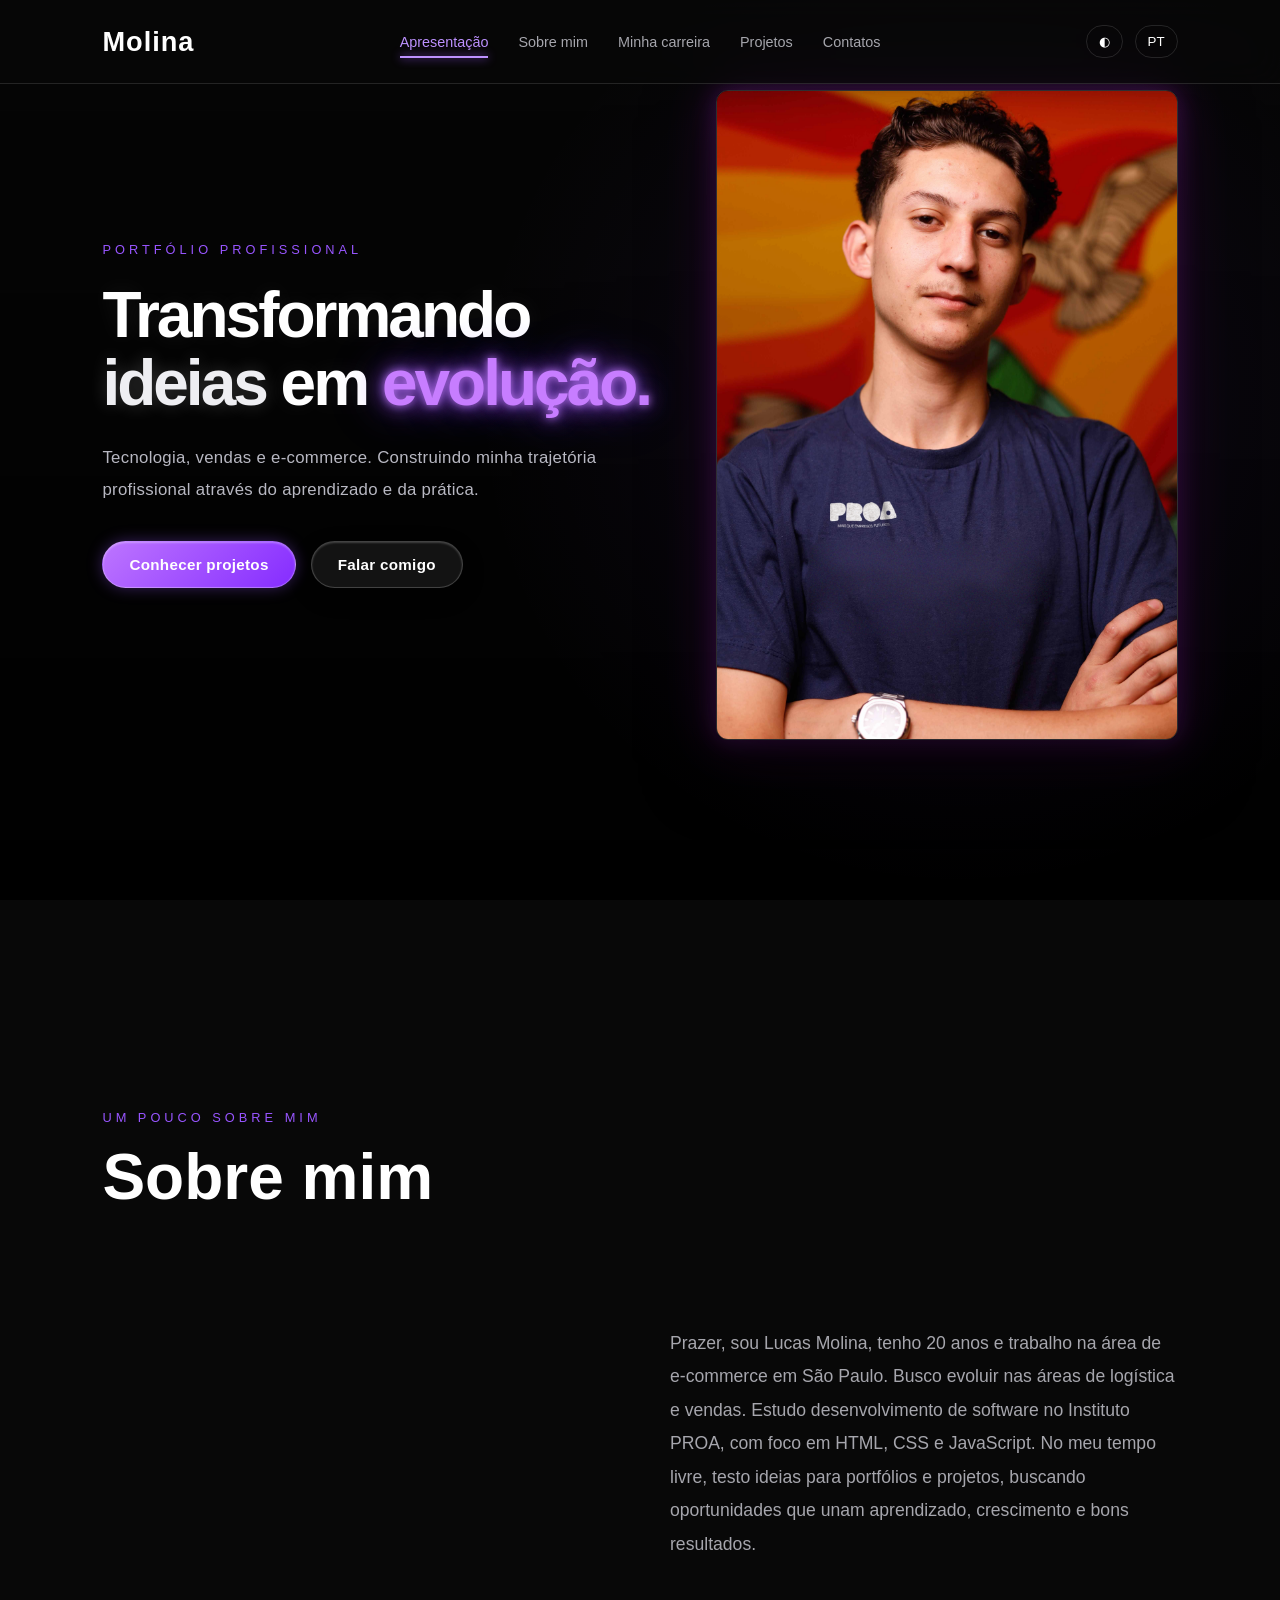
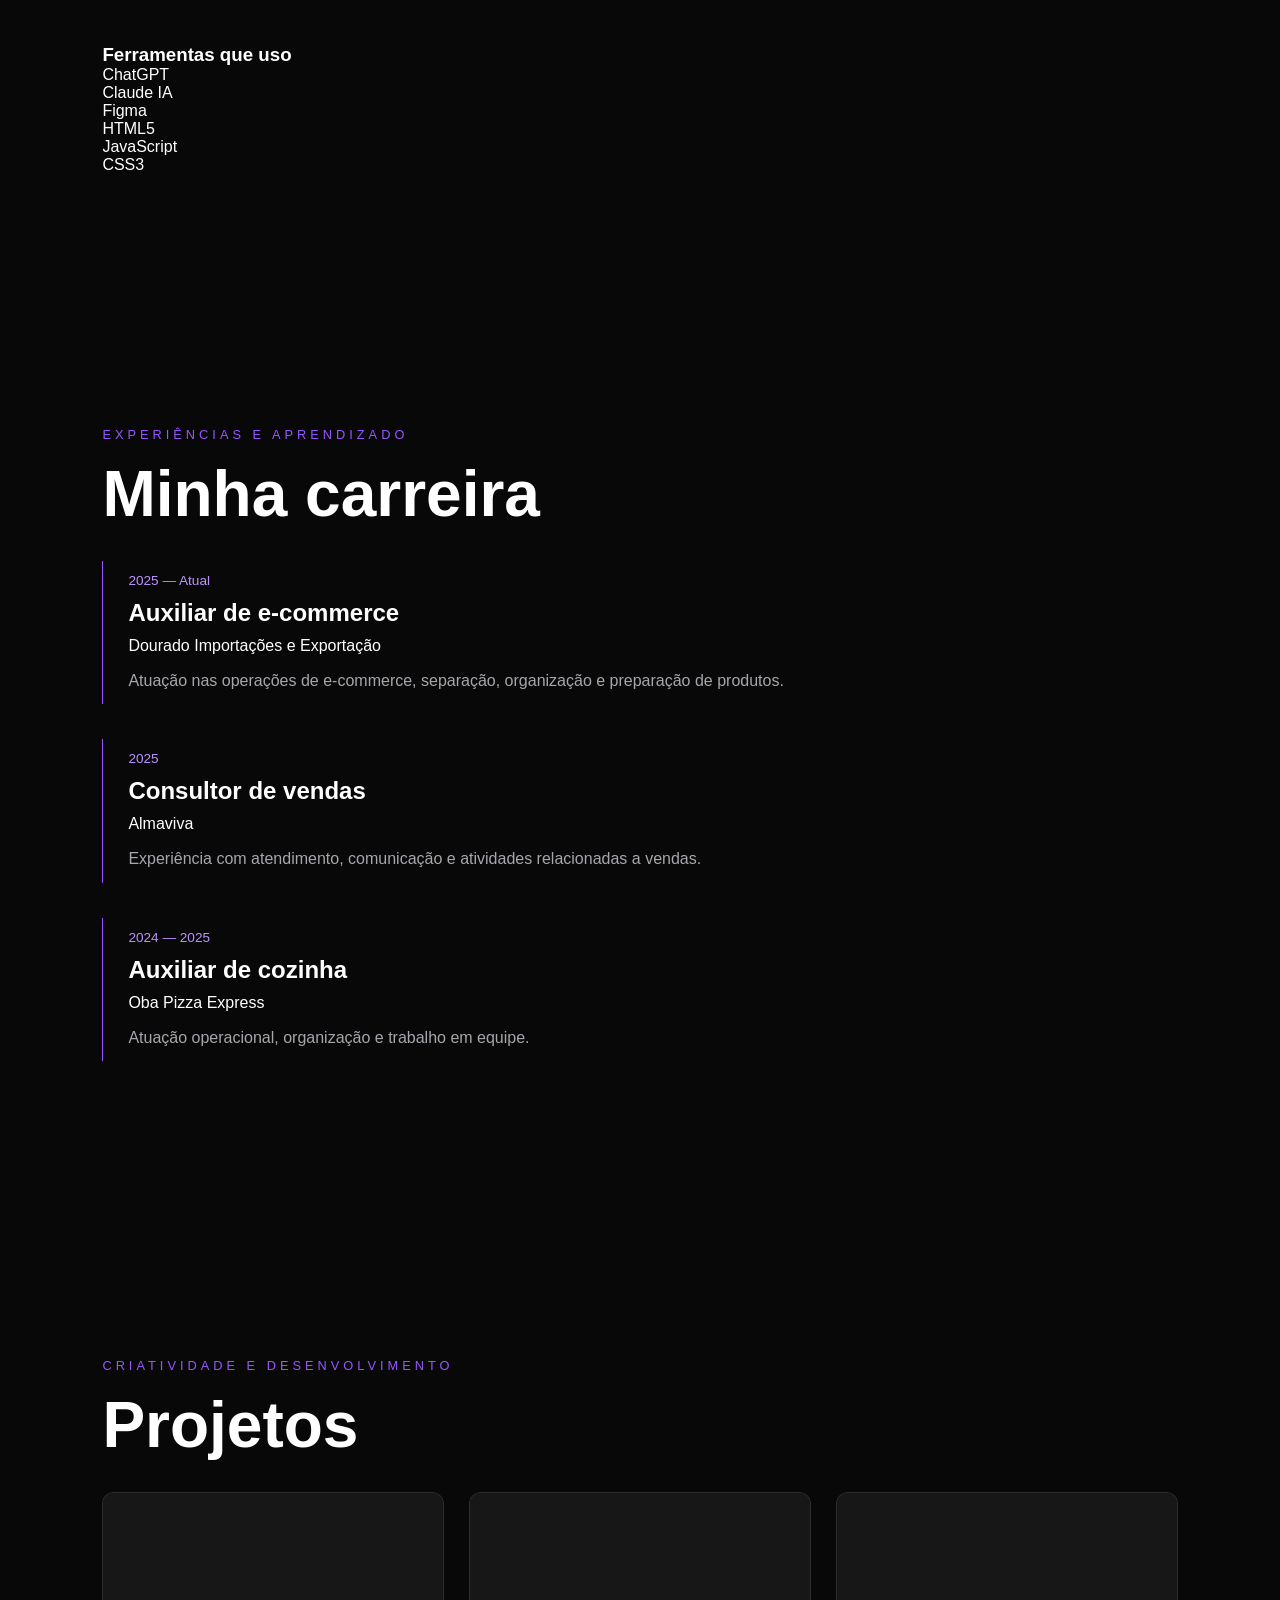
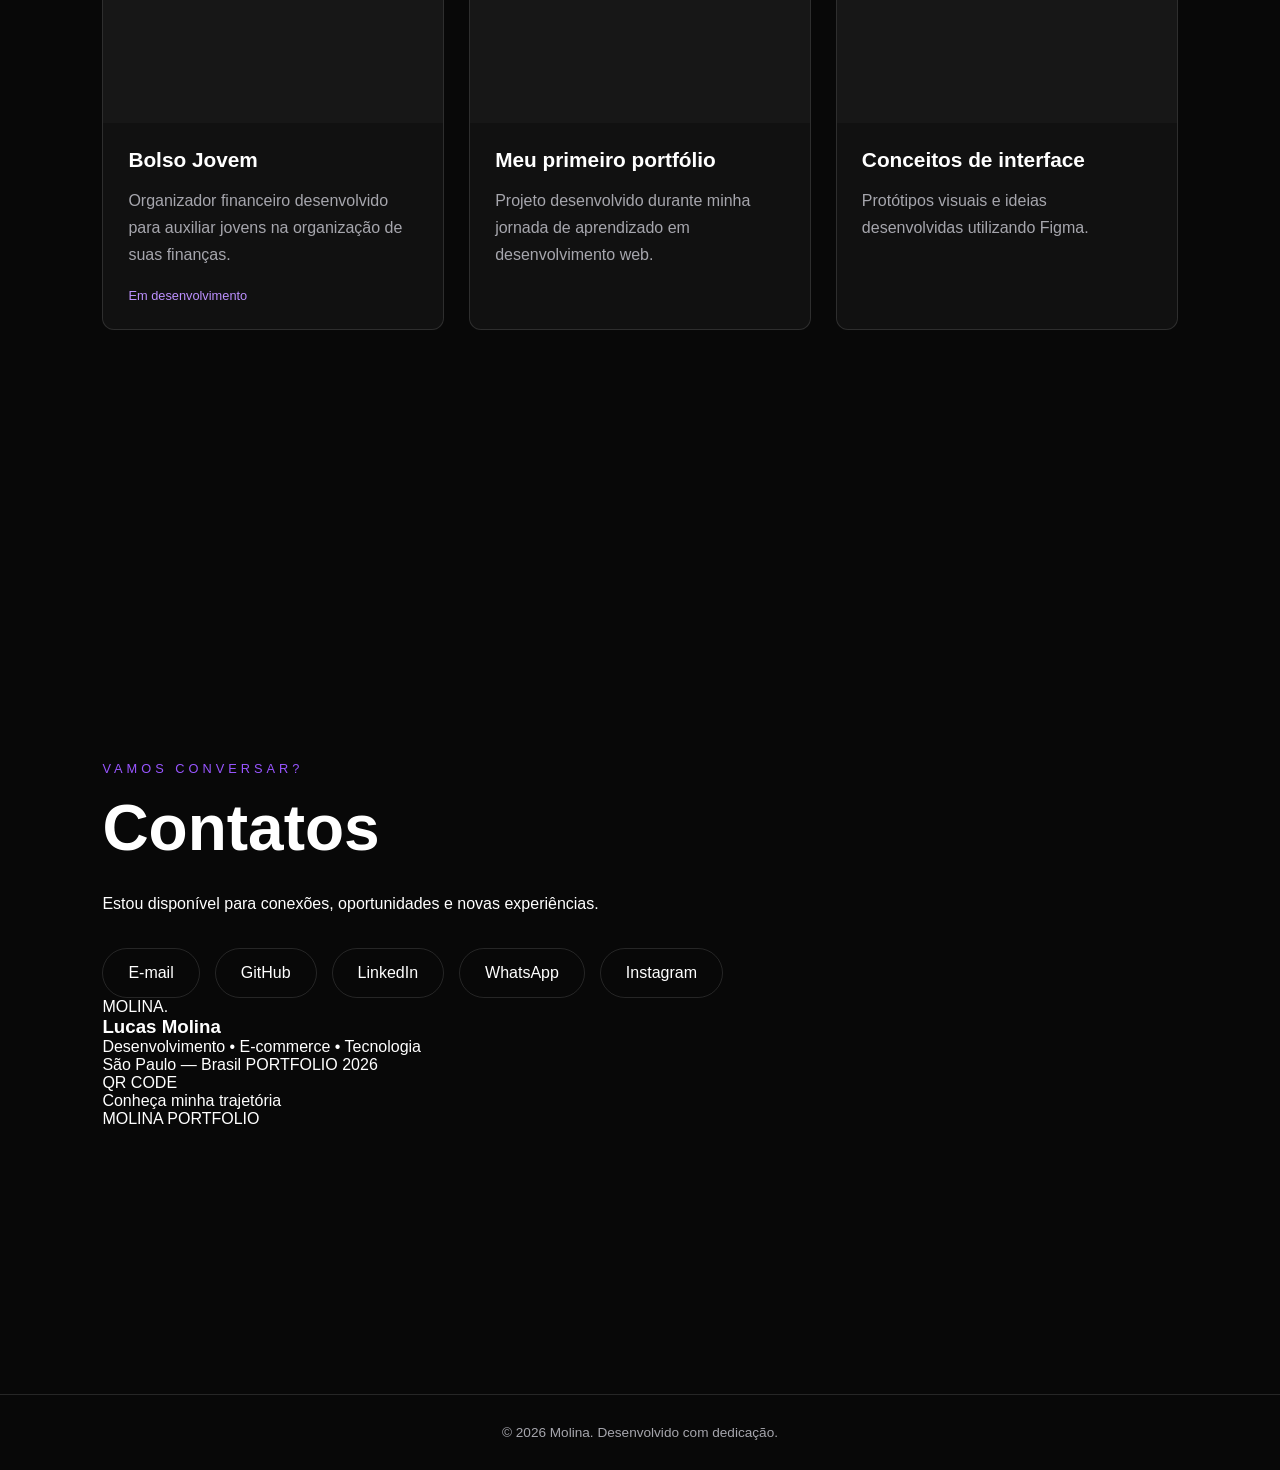
<file: Teste2/index.html>
<!DOCTYPE html>
<html lang="pt-BR">

<head>
    <!-- Define os caracteres que a página pode utilizar -->
    <meta charset="UTF-8">

    <!-- Faz o site se adaptar à tela do celular -->
    <meta name="viewport" content="width=device-width, initial-scale=1.0">

    <!-- Descrição do site para mecanismos de busca -->
    <meta name="description" content="Portfólio profissional de Lucas Molina.">

    <!-- Título exibido na aba do navegador -->
    <title>Molina | Portfólio</title>

    <!-- Conecta o HTML ao arquivo de estilos CSS -->
    <link rel="stylesheet" href="./style.css">
</head>

<body>

    <!-- ========================================
         BACKGROUND GLOBAL
         Vídeo de fundo que ficará no site inteiro
    ========================================= -->
    <div class="background-container">

        <!-- Vídeo de fundo -->
        <video
            class="background-video"
            autoplay
            muted
            loop
            playsinline
        >
            <source src="./Gravação de Tela 2026-11-12 210452.mp4" type="video/mp4">
        </video>

        <!-- Camada escura sobre o vídeo para melhorar a leitura -->
        <div class="background-overlay"></div>

    </div>


    <!-- ========================================
         CABEÇALHO / MENU DE NAVEGAÇÃO
    ========================================= -->
    <header class="header">

        <!-- Logo / Nome -->
        <a href="#inicio" class="logo">
            Molina
        </a>

        <!-- Menu principal -->
        <nav class="navigation">

            <a href="#inicio" class="nav-link active">
                Apresentação
            </a>

            <a href="#sobre" class="nav-link">
                Sobre mim
            </a>

            <a href="#carreira" class="nav-link">
                Minha carreira
            </a>

            <a href="#projetos" class="nav-link">
                Projetos
            </a>

            <a href="#contatos" class="nav-link">
                Contatos
            </a>

        </nav>

        <!-- Controles do site -->
        <div class="header-controls">

            <!-- Botão de mudança de tema -->
            <button
                class="theme-button"
                id="theme-button"
                aria-label="Alterar tema"
            >
                ◐
            </button>

            <!-- Botão de idioma -->
            <button
                class="language-button"
                id="language-button"
            >
                PT
            </button>

        </div>

    </header>


    <!-- ========================================
         CONTEÚDO PRINCIPAL DO SITE
    ========================================= -->
    <main>


        <!-- =====================================
             SEÇÃO 1 — APRESENTAÇÃO
        ====================================== -->
        <section class="section hero" id="inicio">

            <!-- Conteúdo textual da apresentação -->
            <div class="hero-content">

                <p class="section-label">
                    PORTFÓLIO PROFISSIONAL
                </p>

                <h1>
                   Transformando <span class="text-silver">ideias</span> em <span class="text-purple">evolução.</span>
                </h1>

                <p class="hero-description">
                    Tecnologia, vendas e e-commerce.
                    Construindo minha trajetória profissional
                    através do aprendizado e da prática.
                </p>

                <!-- Botões principais -->
                <div class="hero-buttons">

                    <a href="#projetos" class="button button-primary">
                        Conhecer projetos
                    </a>

                    <a href="#contatos" class="button button-secondary">
                        Falar comigo
                    </a>

                </div>

            </div>

            <!-- Foto pessoal -->
            <div class="hero-image">

                <img
                    src="./foto_logo_peito_direito.jpg"
                    alt="Lucas Molina"
                >

            </div>

        </section>


        
<!-- =====================================
     SEÇÃO 2 — SOBRE MIM
====================================== -->
<section class="section about" id="sobre">

    <div class="section-heading">

        <p class="section-label">
            UM POUCO SOBRE MIM
        </p>

        <h2>
            Sobre mim
        </h2>

    </div>

    <div class="about-content">

        <!-- Área reservada para a animação DNA -->
        <div class="dna-container">
        </div>

        <div class="about-text">

            <p>
                Prazer, sou Lucas Molina, tenho 20 anos e trabalho na área de e-commerce em São Paulo.
                Busco evoluir nas áreas de logística e vendas.
                Estudo desenvolvimento de software no Instituto PROA,
                com foco em HTML, CSS e JavaScript.
                No meu tempo livre, testo ideias para portfólios e projetos,
                buscando oportunidades que unam aprendizado, crescimento
                e bons resultados.
            </p>

        </div>

    </div>

    <!-- Painel único de ferramentas -->
    <div class="tools-panel">

        <h3>Ferramentas que uso</h3>

        <div class="tools-list">

            <div class="tool">
                <span>ChatGPT</span>
                <div class="tool-bar">
                    <div class="tool-progress" style="width: 85%;"></div>
                </div>
            </div>

            <div class="tool">
                <span>Claude IA</span>
                <div class="tool-bar">
                    <div class="tool-progress" style="width: 60%;"></div>
                </div>
            </div>

            <div class="tool">
                <span>Figma</span>
                <div class="tool-bar">
                    <div class="tool-progress" style="width: 55%;"></div>
                </div>
            </div>

            <div class="tool">
                <span>HTML5</span>
                <div class="tool-bar">
                    <div class="tool-progress" style="width: 70%;"></div>
                </div>
            </div>

            <div class="tool">
                <span>JavaScript</span>
                <div class="tool-bar">
                    <div class="tool-progress" style="width: 55%;"></div>
                </div>
            </div>

            <div class="tool">
                <span>CSS3</span>
                <div class="tool-bar">
                    <div class="tool-progress" style="width: 60%;"></div>
                </div>
            </div>

        </div>

    </div>

</section>


        <!-- =====================================
             SEÇÃO 3 — MINHA CARREIRA
        ====================================== -->
        <section class="section career" id="carreira">

            <div class="section-heading">

                <p class="section-label">
                    EXPERIÊNCIAS E APRENDIZADO
                </p>

                <h2>
                    Minha carreira
                </h2>

            </div>

            <!-- Linha do tempo profissional -->
            <div class="career-timeline">

                <!-- Experiência atual -->
                <article class="career-item">

                    <span class="career-date">
                        2025 — Atual
                    </span>

                    <h3>
                        Auxiliar de e-commerce
                    </h3>

                    <p class="career-company">
                        Dourado Importações e Exportação
                    </p>

                    <p class="career-description">
                        Atuação nas operações de e-commerce,
                        separação, organização e preparação
                        de produtos.
                    </p>

                </article>

                <!-- Experiência anterior -->
                <article class="career-item">

                    <span class="career-date">
                        2025
                    </span>

                    <h3>
                        Consultor de vendas
                    </h3>

                    <p class="career-company">
                        Almaviva
                    </p>

                    <p class="career-description">
                        Experiência com atendimento, comunicação
                        e atividades relacionadas a vendas.
                    </p>

                </article>

                <!-- Experiência anterior -->
                <article class="career-item">

                    <span class="career-date">
                        2024 — 2025
                    </span>

                    <h3>
                        Auxiliar de cozinha
                    </h3>

                    <p class="career-company">
                        Oba Pizza Express
                    </p>

                    <p class="career-description">
                        Atuação operacional, organização
                        e trabalho em equipe.
                    </p>

                </article>

            </div>

        </section>


        <!-- =====================================
             SEÇÃO 4 — PROJETOS
        ====================================== -->
        <section class="section projects" id="projetos">

            <div class="section-heading">

                <p class="section-label">
                    CRIATIVIDADE E DESENVOLVIMENTO
                </p>

                <h2>
                    Projetos
                </h2>

            </div>

            <!-- Área onde ficarão os cards de projetos -->
            <div class="projects-grid">

                <!-- Projeto 1 -->
                <article class="project-card">

                    <div class="project-image">
                        <!-- Imagem do projeto -->
                    </div>

                    <div class="project-info">

                        <h3>
                            Bolso Jovem
                        </h3>

                        <p>
                            Organizador financeiro desenvolvido
                            para auxiliar jovens na organização
                            de suas finanças.
                        </p>

                        <span class="project-status">
                            Em desenvolvimento
                        </span>

                    </div>

                </article>

                <!-- Projeto 2 -->
                <article class="project-card">

                    <div class="project-image">
                        <!-- Imagem do projeto -->
                    </div>

                    <div class="project-info">

                        <h3>
                            Meu primeiro portfólio
                        </h3>

                        <p>
                            Projeto desenvolvido durante
                            minha jornada de aprendizado
                            em desenvolvimento web.
                        </p>

                    </div>

                </article>

                <!-- Projeto 3 -->
                <article class="project-card">

                    <div class="project-image">
                        <!-- Imagem do protótipo -->
                    </div>

                    <div class="project-info">

                        <h3>
                            Conceitos de interface
                        </h3>

                        <p>
                            Protótipos visuais e ideias
                            desenvolvidas utilizando Figma.
                        </p>

                    </div>

                </article>

            </div>

        </section>


        <!-- =====================================
             SEÇÃO 5 — CONTATOS
        ====================================== -->
        <section class="section contacts" id="contatos">

            <div class="section-heading">

                <p class="section-label">
                    VAMOS CONVERSAR?
                </p>

                <h2>
                    Contatos
                </h2>

                <p>
                    Estou disponível para conexões,
                    oportunidades e novas experiências.
                </p>

            </div>

            <!-- Links de contato -->
            <div class="contact-list">

                <a href="mailto:lh209craft@gmail.com" class="contact-button">
                    E-mail
                </a>

                <a href="https://github.com/lhmolina" class="contact-button">
                    GitHub
                </a>

                <a
                    href="https://linkedin.com/in/lucas-hmolina"
                    target="_blank"
                    class="contact-button"
                >
                    LinkedIn
                </a>

                <a href="https://wa.me/5511986625695" class="contact-button">
                    WhatsApp
                </a>

                <a href="https://instagram.com/molin.sp" class="contact-button">
                    Instagram
                </a>

            </div>

            <!-- Badge / crachá visual -->
            <div class="portfolio-badge">
                <div class="badge-container">

    <div class="badge-cord">
        <div class="badge-holder"></div>
    </div>

    <div class="badge-card">

        <div class="badge-front">

            <div class="badge-logo">
                MOLINA<span>.</span>
            </div>

            <div class="badge-info">
                <h3>Lucas Molina</h3>
                <p>Desenvolvimento • E-commerce • Tecnologia</p>
            </div>

            <div class="badge-footer">
                <span>São Paulo — Brasil</span>
                <span>PORTFOLIO 2026</span>
            </div>

        </div>

        <div class="badge-back">

            <div class="badge-qr">
                QR CODE
            </div>

            <p>Conheça minha trajetória</p>
            <span>MOLINA PORTFOLIO</span>

        </div>

    </div>

</div>
               
            </div>

        </section>

    </main>


    <!-- ========================================
         RODAPÉ
    ========================================= -->
    <footer class="footer">

        <p>
            © 2026 Molina. Desenvolvido com dedicação.
        </p>

    </footer>


    <!-- Conecta a página ao arquivo JavaScript -->
    <script src="./script.js"></script>



</body>
</html>
</file>
<file: Teste2/style.css>
/* ==========================================
   1. CONFIGURAÇÕES GLOBAIS
========================================== */

/* Remove margens padrões e facilita controlar
   o tamanho dos elementos */
* {
    margin: 0;
    padding: 0;
    box-sizing: border-box;
}

/* Configura o comportamento de rolagem */
html {
    scroll-behavior: smooth;
}

/* Configurações gerais da página */
body {
    font-family: Arial, sans-serif;
    background-color: #080808;
    color: #ffffff;
    overflow-x: hidden;
}

/* ==========================================
   2. VARIÁVEIS DE CORES
========================================== */

/* As variáveis facilitam mudar a identidade
   visual do site inteiro sem procurar cor por cor */


:root {
    /* FUNDOS */
    --background: #050505;
    --surface: #101012;
    --surface-glass: rgba(16, 16, 18, 0.62);

    /* TEXTOS */
    --text: #ffffff;
    --text-secondary: #a6a6ad;
    --silver: #c7c7d0;
    --silver-light: #eeeeF2;

    /* ROXO */
    --purple: #9855ff;
    --purple-light: #bd91ff;
    --purple-glow: rgba(152, 85, 255, 0.25);

    /* BORDAS E EFEITOS */
    --border: rgba(255, 255, 255, 0.12);
    --glass-border: rgba(255, 255, 255, 0.16);
    --shadow: 0 15px 45px rgba(0, 0, 0, 0.35);

    /* TRANSIÇÕES */
    --transition: 0.4s ease;
}


/* ==========================================
   3. CONFIGURAÇÕES DAS SEÇÕES
========================================== */

/* Cada seção ocupa pelo menos a altura da tela */
.section {
    min-height: 100vh;
    padding: 120px 8%;
    position: relative;
    display: flex;
    flex-direction: column;
    justify-content: center;
}
    #inicio {
    padding-top: 140px;
    padding-bottom: 200px;
}


/* Títulos principais */
.section-heading h2 {
    font-size: clamp(2rem, 5vw, 4rem);
    margin-top: 15px;
    margin-bottom: 30px;
}

/* Pequenos textos acima dos títulos */
.section-label {
    color: var(--purple);
    font-size: 0.8rem;
    letter-spacing: 4px;
    text-transform: uppercase;
}

/* ==========================================
   4. BACKGROUND DE VÍDEO
========================================== */

.background-container {
    position: fixed;
    inset: 0;
    width: 100%;
    height: 100vh;
    overflow: hidden;
    z-index: -1;
    pointer-events: none;
}

.background-video {
    width: 100%;
    height: 100%;
    object-fit: cover;
    opacity: 0.35;
    filter: contrast(1.08) saturate(0.85);
    position: absolute;
    inset: 0;
}

.background-overlay {
    position: absolute;
    inset: 0;

    background:
        radial-gradient(
            circle at 75% 45%,
            rgba(152, 85, 255, 0.08),
            transparent 45%
        ),
        linear-gradient(
            to bottom,
            rgba(0, 0, 0, 0.30),
            rgba(0, 0, 0, 0.92)
        );
}


/* ==========================================
   5. CABEÇALHO
========================================== */

.header {
    position: fixed;
    top: 0;
    left: 0;

    width: 100%;
    padding: 25px 8%;

    display: flex;
    align-items: center;
    justify-content: space-between;

    z-index: 100;

    background: rgba(8, 8, 8, 0.65);
    backdrop-filter: blur(15px);

    border-bottom: 1px solid var(--border);
}

/* Logo */
.logo {
    color: var(--text);
    text-decoration: none;
    font-size: 1.7rem;
    font-weight: bold;
    letter-spacing: 1px;
}

/* Menu */
.navigation {
    display: flex;
    align-items: center;
    gap: 30px;
}

/* Links do menu */
.nav-link {
    color: var(--text-secondary);
    text-decoration: none;
    font-size: 0.9rem;
    position: relative;
    transition: color 0.3s ease;
}

/* Efeito ao passar o mouse */
.nav-link:hover,
.nav-link.active {
    color: var(--purple-light);
}
.nav-link::after {
    content: "";
    position: absolute;
    left: 0;
    bottom: -8px;

    width: 0;
    height: 2px;

    background: var(--purple-light);
    box-shadow: 0 0 10px var(--purple);

    transition: width 0.35s ease;
}

.nav-link:hover::after,
.nav-link.active::after {
    width: 100%;
}

/* Botões de tema e idioma */
.header-controls {
    display: flex;
    align-items: center;
    gap: 12px;
}

.header-controls button {
    background: transparent;
    color: white;
    border: 1px solid var(--border);
    padding: 8px 12px;
    border-radius: 50px;
    cursor: pointer;
}

/* ==========================================
   6. APRESENTAÇÃO / HERO
========================================== */

.hero {
    display: grid;
    grid-template-columns: 1.1fr 0.9fr;
    align-items: center;
    gap: 50px;
    transform: translateY(-50px);
}
.hero-content {
    animation: none;
}
/* Entrada sequencial dos elementos da Hero */

.hero-content .section-label {
    animation: contentReveal 1.5s ease both;
    animation-delay: 0.3s;
}

.hero-content h1 {
    animation: contentReveal 1.5s ease both;
    animation-delay: 0.8s;
}

.hero-content .hero-description {
    animation: contentReveal 1.5s ease both;
    animation-delay: 1.3s;
}

.hero-content .hero-buttons {
    animation: contentReveal 1.5s ease both;
    animation-delay: 1.8s;
}

@keyframes contentReveal {
    from {
        opacity: 0;
        transform: translateY(25px);
    }

    to {
        opacity: 1;
        transform: translateY(0);
    }
}

@keyframes textEntrance {
    from {
        opacity: 0;
        transform: translateX(-40px);
    }

    to {
        opacity: 1;
        transform: translateX(0);
    }
}



/* Título da apresentação */
.hero-content h1 {
    font-size: clamp(2.6rem, 5vw, 5.5rem);
    line-height: 1.05;
    max-width: 750px;
    margin: 25px 0;

    font-weight: 800;
    letter-spacing: -3px;
    color: var(--text);

    text-shadow: 0 0 25px rgba(255, 255, 255, 0.08);
}
.text-silver {
    color: var(--silver-light);
    text-shadow: 0 0 18px rgba(255, 255, 255, 0.2);
}
.text-purple {
    color: #c77dff;

    -webkit-text-stroke: 1.2px #050505;
    paint-order: stroke fill;

    text-shadow:
        0 0 8px rgba(199, 125, 255, 0.9),
        0 0 20px rgba(152, 85, 255, 0.8),
        0 0 40px rgba(152, 85, 255, 0.55),
        0 0 65px rgba(152, 85, 255, 0.3);
}

/* Texto abaixo do título */
.hero-description {
    color: #b8b8c2;
    font-size: 1.05rem;
    font-weight: 400;
    line-height: 1.9;
    letter-spacing: 0.3px;

    max-width: 500px;
    margin-bottom: 30px;
}

/* Grupo dos botões */
.hero-buttons {
    display: flex;
    flex-wrap: wrap;
    gap: 15px;
    margin-top: 35px;
}

/* Estilo base dos botões */
.button {
    display: inline-flex;
    align-items: center;
    justify-content: center;

    text-decoration: none;
    padding: 14px 26px;
    border-radius: 50px;

    font-size: 0.95rem;
    font-weight: 600;
    letter-spacing: 0.3px;

    backdrop-filter: blur(18px);
    -webkit-backdrop-filter: blur(18px);

    border: 1px solid rgba(255, 255, 255, 0.25);

    box-shadow:
        inset 0 1px 1px rgba(255, 255, 255, 0.35),
        0 8px 25px rgba(0, 0, 0, 0.2);

    transition: all 0.35s ease;
}

/* Botão principal */
.button-primary {
    background: linear-gradient(135deg, #bd75ff, #852cff);
    color: #ffffff;

    box-shadow:
        0 0 15px rgba(152, 85, 255, 0.35),
        inset 0 1px 2px rgba(255, 255, 255, 0.3);
}

/* Botão secundário */
.button-secondary {
    color: #ffffff;

    background: rgba(255, 255, 255, 0.07);

    border: 1px solid rgba(255, 255, 255, 0.2);

    box-shadow:
        inset 0 1px 2px rgba(255, 255, 255, 0.2),
        0 8px 25px rgba(0, 0, 0, 0.2);
}
.button-primary:hover {
    transform: translateY(-4px);

    background: linear-gradient(
        135deg,
        rgba(210, 160, 255, 0.9),
        rgba(152, 85, 255, 0.65)
    );

    box-shadow:
        inset 0 1px 3px rgba(255, 255, 255, 0.5),
        0 0 30px rgba(152, 85, 255, 0.5);
}

.button-secondary:hover {
    transform: translateY(-4px);

    background: rgba(255, 255, 255, 0.15);
    border-color: rgba(255, 255, 255, 0.45);

    box-shadow:
        inset 0 1px 3px rgba(255, 255, 255, 0.3),
        0 0 25px rgba(255, 255, 255, 0.12);
}

/* Efeito hover */
.button:hover {
    background: var(--purple-light);
    color: #000000;
    box-shadow: 0 0 20px rgba(155, 92, 255, 0.25);
}

/* Imagem da apresentação */
.hero-image {
    display: flex;
    justify-content: center;
    align-items: center;

    animation: imageEntrance 2.5s ease both;
    animation-delay: 0.5s;
}

@keyframes imageEntrance {
    from {
        opacity: 0;
        transform: translateX(50px);
    }

    to {
        opacity: 1;
        transform: translateX(0);
    }
}

/* Imagem pessoal */
.hero-image img {
    width: 100%;
    max-width: 480px;
    height: 650px;

    object-fit: cover;
    object-position: center;

    border-radius: 12px;
    border: 1px solid rgba(255, 255, 255, 0.16);

    box-shadow:
    0 25px 70px rgba(0, 0, 0, 0.65),
    0 0 25px rgba(208, 53, 255, 0.25),
    0 0 60px rgba(208, 43, 237, 0.18);
    
    transition: transform 0.4s ease, box-shadow 0.4s ease;
}

/* ==========================================
   7. SOBRE MIM
========================================== */

.about-content {
    display: grid;
    grid-template-columns: 1fr 1fr;
    align-items: center;
    gap: 60px;
}

/* Área reservada para a animação */
.dna-container {
    min-height: 400px;
}

/* Texto da seção */
.about-text p {
    font-size: 1.1rem;
    color: var(--text-secondary);
    line-height: 1.9;
}

/* ==========================================
   8. CARREIRA
========================================== */

.career-timeline {
    display: flex;
    flex-direction: column;
    gap: 35px;
    max-width: 850px;
}

/* Cada experiência */
.career-item {
    border-left: 1px solid var(--purple);
    padding: 10px 0 10px 25px;
}

/* Data da experiência */
.career-date {
    color: var(--purple-light);
    font-size: 0.85rem;
}

/* Cargo */
.career-item h3 {
    font-size: 1.5rem;
    margin: 10px 0;
}

/* Empresa */
.career-company {
    color: #ffffff;
    margin-bottom: 12px;
}

/* Descrição */
.career-description {
    color: var(--text-secondary);
    line-height: 1.7;
}

/* ==========================================
   9. PROJETOS
========================================== */

.projects-grid {
    display: grid;
    grid-template-columns: repeat(3, 1fr);
    gap: 25px;
}

/* Card do projeto */
.project-card {
    background: rgba(20, 20, 20, 0.8);
    border: 1px solid var(--border);
    border-radius: 12px;
    overflow: hidden;
    transition: 0.3s ease;
}

/* Efeito de destaque */
.project-card:hover {
    border-color: var(--purple);
    transform: translateY(-5px);
}

/* Imagem do projeto */
.project-image {
    width: 100%;
    height: 230px;
    background: #171717;
}

/* Conteúdo do card */
.project-info {
    padding: 25px;
}

/* Título do projeto */
.project-info h3 {
    font-size: 1.3rem;
    margin-bottom: 15px;
}

/* Texto do projeto */
.project-info p {
    color: var(--text-secondary);
    line-height: 1.7;
}

/* Status */
.project-status {
    display: inline-block;
    margin-top: 20px;
    color: var(--purple-light);
    font-size: 0.8rem;
}

/* ==========================================
   10. CONTATOS
========================================== */

.contact-list {
    display: flex;
    flex-wrap: wrap;
    gap: 15px;
    margin-top: 35px;
}

/* Botões de contato */
.contact-button {
    text-decoration: none;
    color: white;
    border: 1px solid var(--border);
    padding: 15px 25px;
    border-radius: 50px;

    transition: 0.3s ease;
}

/* Efeito ao passar o mouse */
.contact-button:hover {
    background: var(--purple);
    border-color: var(--purple);
    box-shadow: 0 0 20px rgba(155, 92, 255, 0.25);
}

/* ==========================================
   11. RODAPÉ
========================================== */

.footer {
    text-align: center;
    padding: 30px;
    border-top: 1px solid var(--border);
    color: var(--text-secondary);
    font-size: 0.85rem;
}

/* ==========================================
   12. RESPONSIVIDADE — TABLETS E CELULARES
========================================== */

@media (max-width: 1000px) {

    /* Ajusta a apresentação para telas menores */
    .hero {
        grid-template-columns: 1fr;
    }

    /* Reduz a altura da foto */
    .hero-image img {
        height: 500px;
    }

    /* Reduz o número de colunas dos projetos */
    .projects-grid {
        grid-template-columns: repeat(2, 1fr);
    }

}

/* ==========================================
   13. RESPONSIVIDADE — CELULARES
========================================== */

@media (max-width: 700px) {

    /* Reduz o espaçamento das seções */
    .section {
        padding: 110px 6% 70px;
    }

    /* Menu de navegação */
    .navigation {
        display: none;
    }

    /* Apresentação */
    .hero-content h1 {
        font-size: 3rem;
    }

    /* Sobre mim */
    .about-content {
        grid-template-columns: 1fr;
    }

    /* Projetos em uma coluna */
    .projects-grid {
        grid-template-columns: 1fr;
    }

    /* Foto */
    .hero-image img {
        height: 400px;
    }

    /* Controles do cabeçalho */
    .header {
        padding: 20px 6%;
    }

}

/* ==========================================
   14. TEMA CLARO
========================================== */

/* Quando o JavaScript definir o tema como light,
   essas cores substituirão as cores padrão */
body[data-theme="light"] {
    --background: #f2f2f4;
    --surface: #ffffff;
    --text: #151515;
    --text-secondary: #606060;
    --purple: #7b35d6;
    --purple-light: #8746e8;
    --border: rgba(0, 0, 0, 0.12);
}

/* Fundo principal no tema claro */
body[data-theme="light"] {
    background-color: var(--background);
    color: var(--text);
}

/* Cabeçalho no tema claro */
body[data-theme="light"] .header {
    background: rgba(245, 245, 245, 0.8);
}

/* Logo */
body[data-theme="light"] .logo {
    color: #151515;
}

/* Menu */
body[data-theme="light"] .nav-link {
    color: #555555;
}

/* Menu selecionado */
body[data-theme="light"] .nav-link.active,
body[data-theme="light"] .nav-link:hover {
    color: var(--purple);
}

/* Botões do cabeçalho */
body[data-theme="light"] .header-controls button {
    color: #151515;
}

/* Botão secundário */
body[data-theme="light"] .button-secondary {
    color: #151515;
}

/* Cards dos projetos */
body[data-theme="light"] .project-card {
    background: rgba(255, 255, 255, 0.85);
}

/* Imagens dos projetos */
body[data-theme="light"] .project-image {
    background: #e7e7e7;
}

/* Botões de contato */
body[data-theme="light"] .contact-button {
    color: #151515;
}

/* Rodapé */
body[data-theme="light"] .footer {
    color: #555555;
}

/* Ajusta a iluminação do vídeo no tema claro */
body[data-theme="light"] .background-video {
    opacity: 0.12;
}

/* Ajusta a camada de escurecimento */
body[data-theme="light"] .background-overlay {
    background: rgba(255, 255, 255, 0.75);
}
</file>
